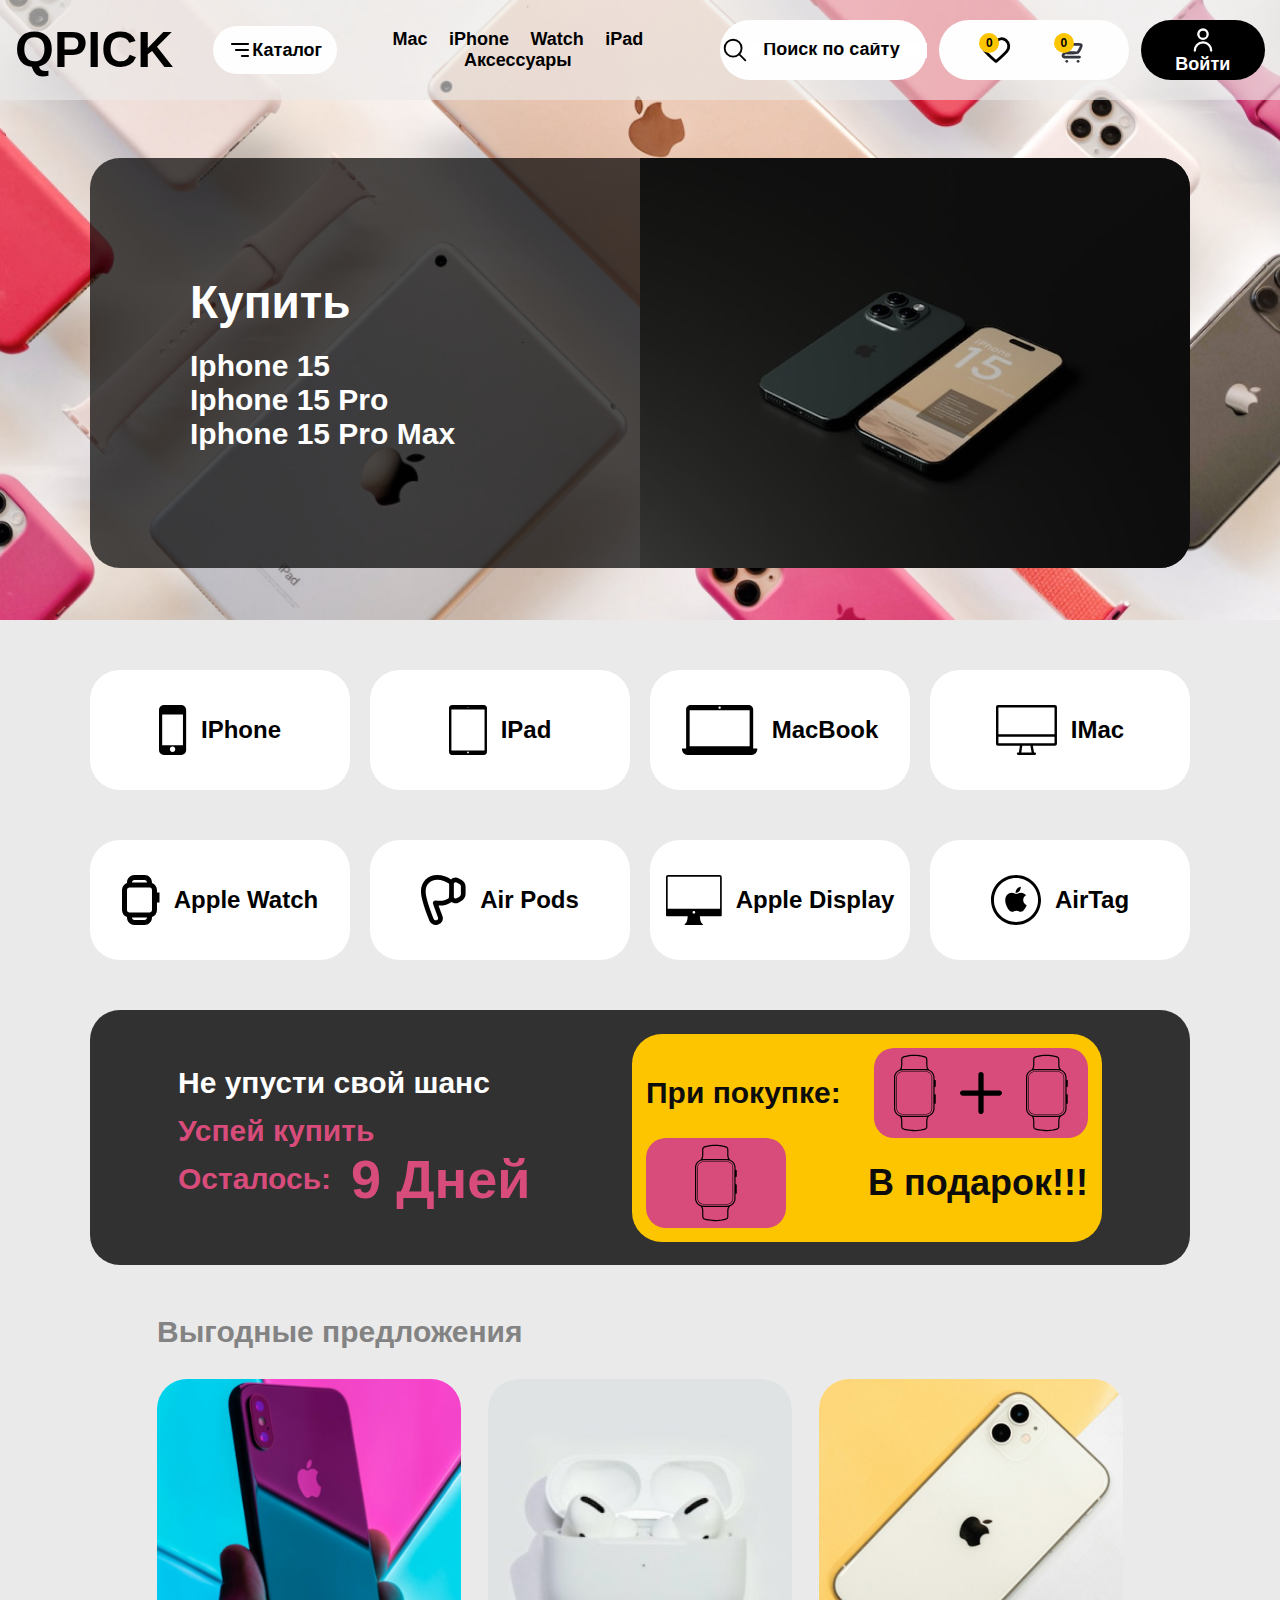
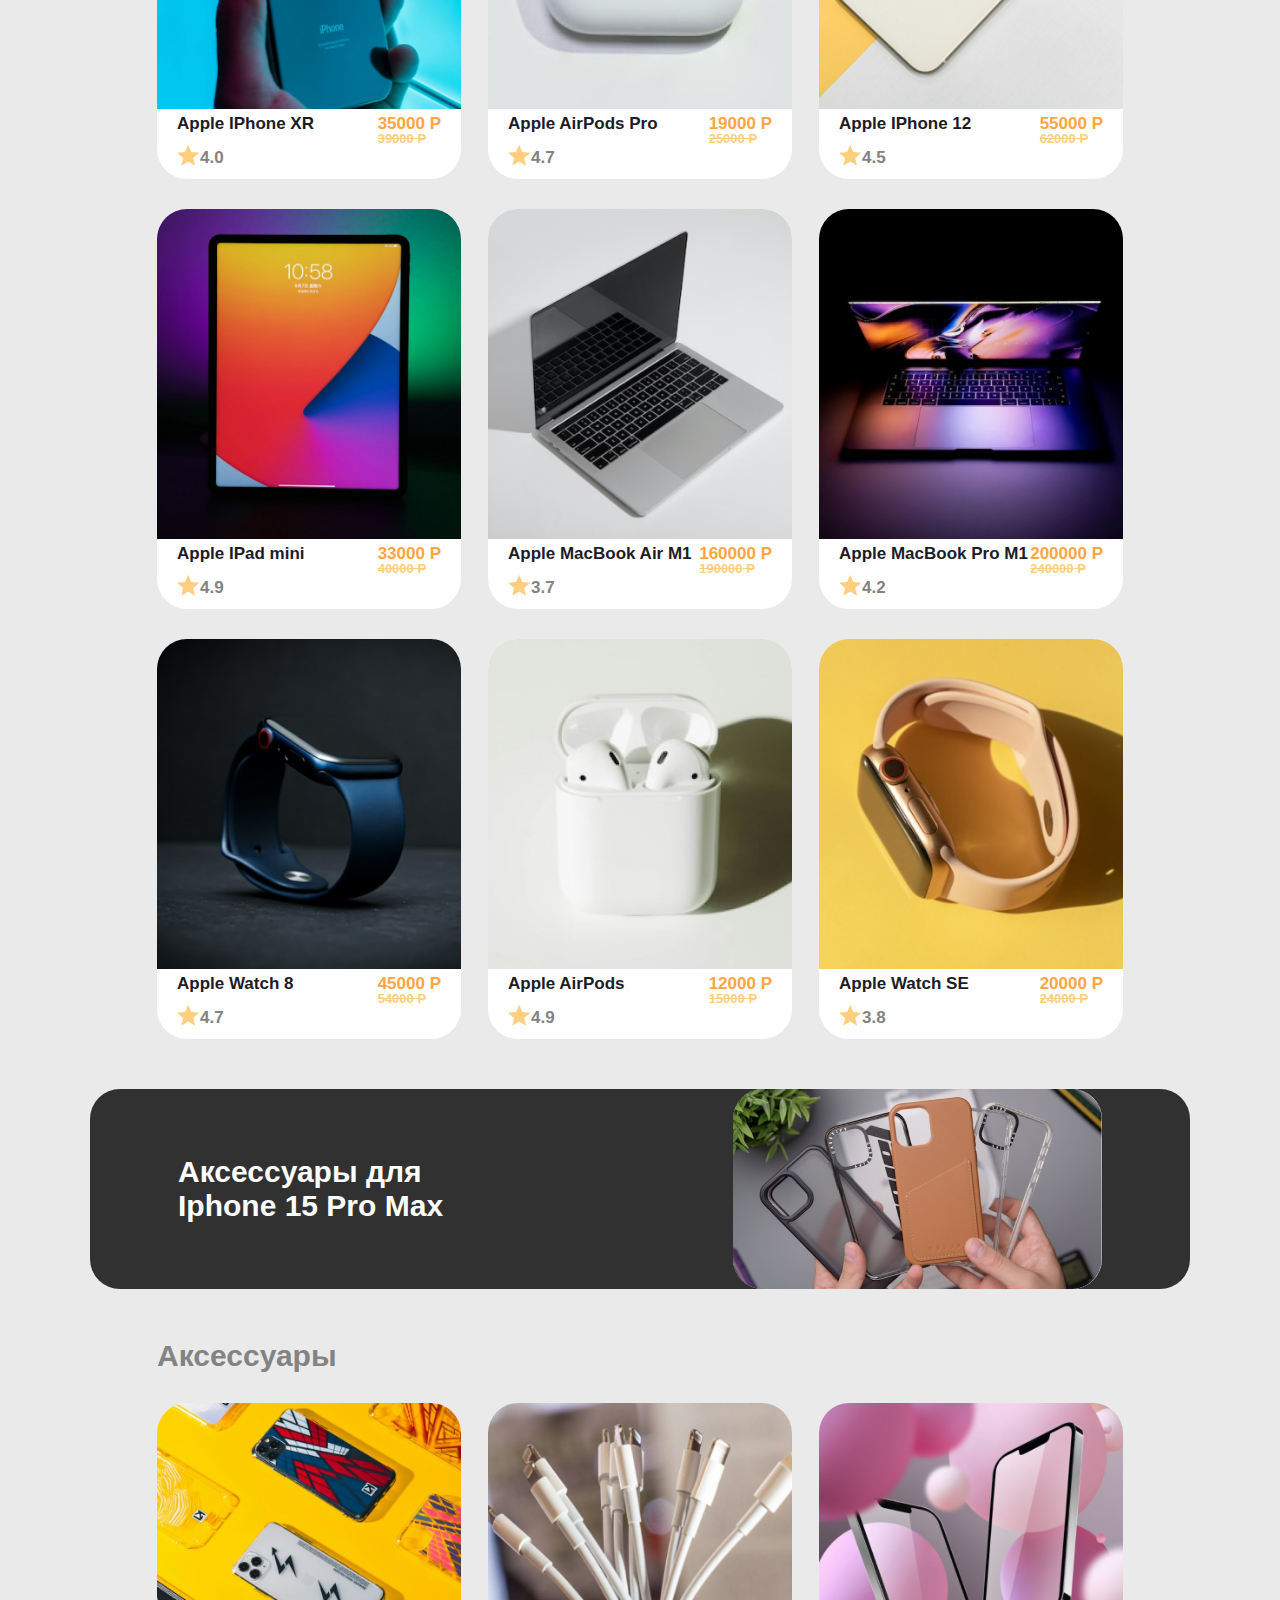
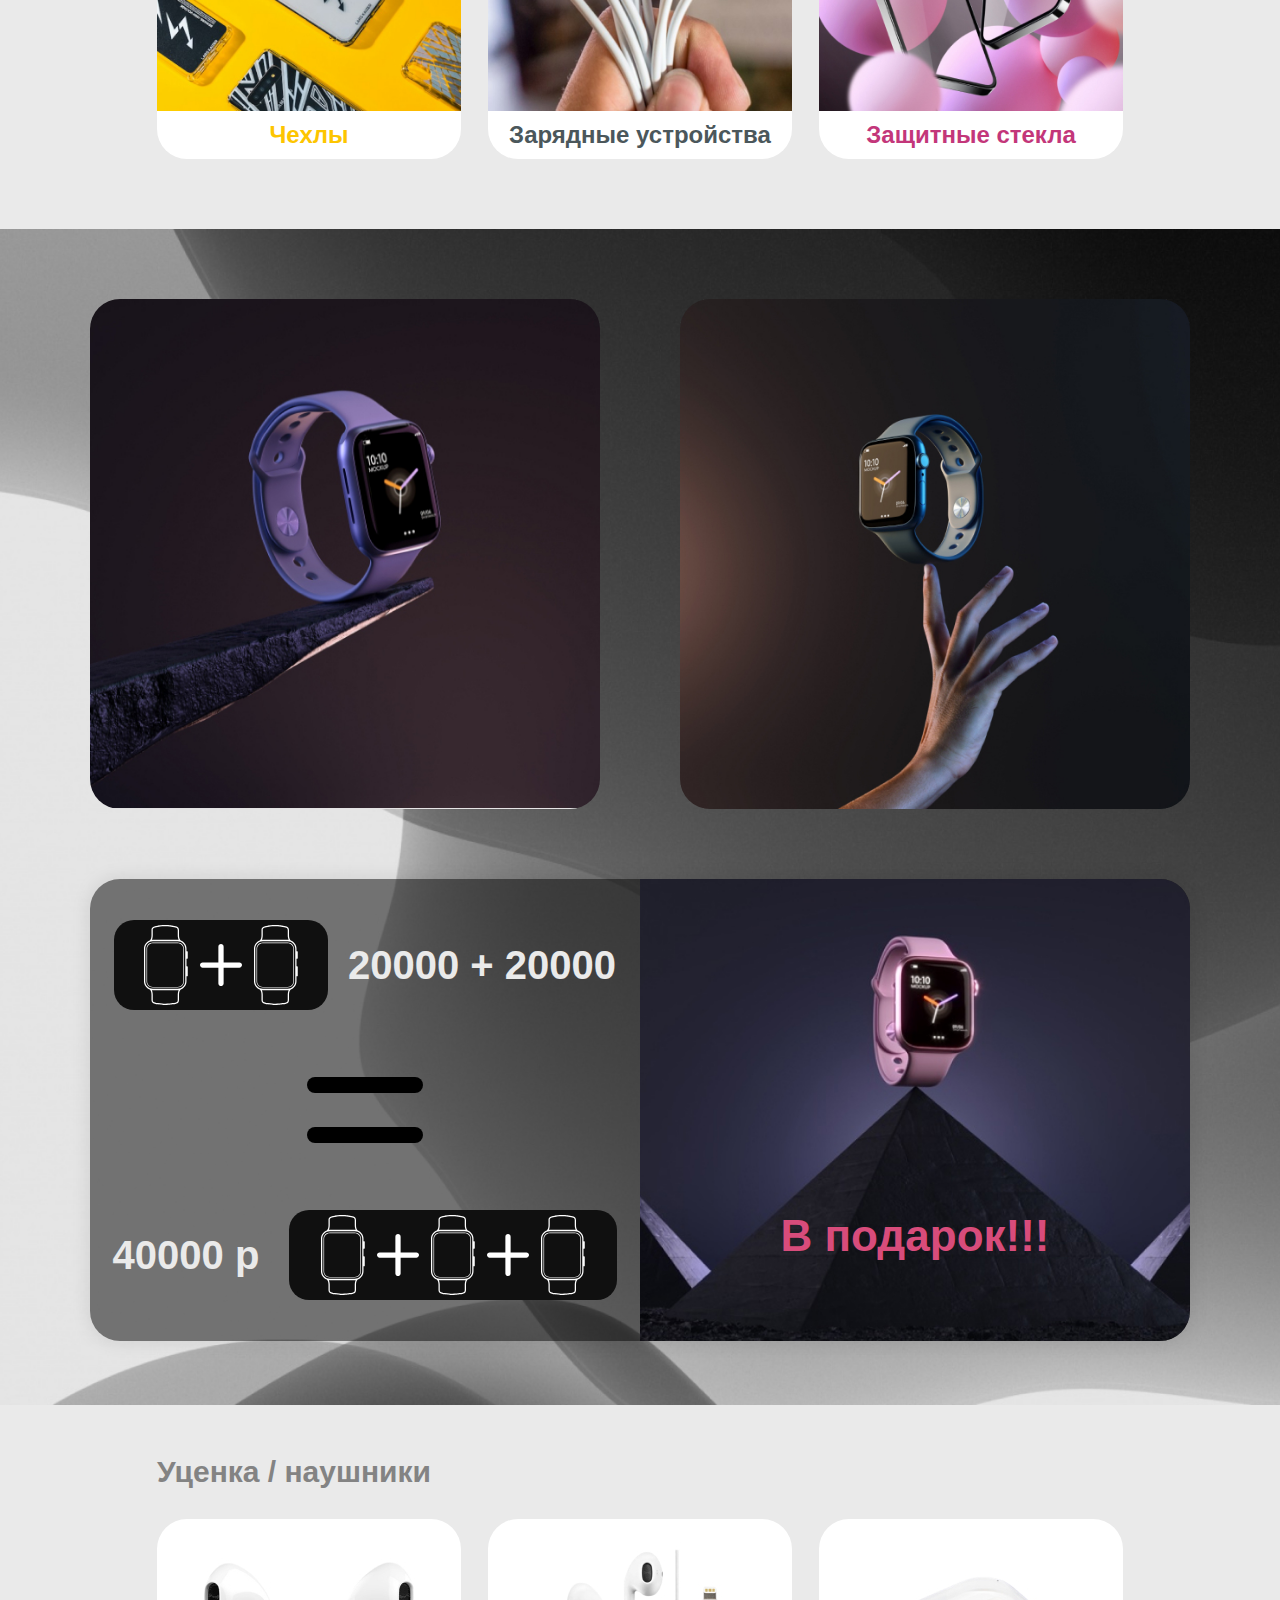
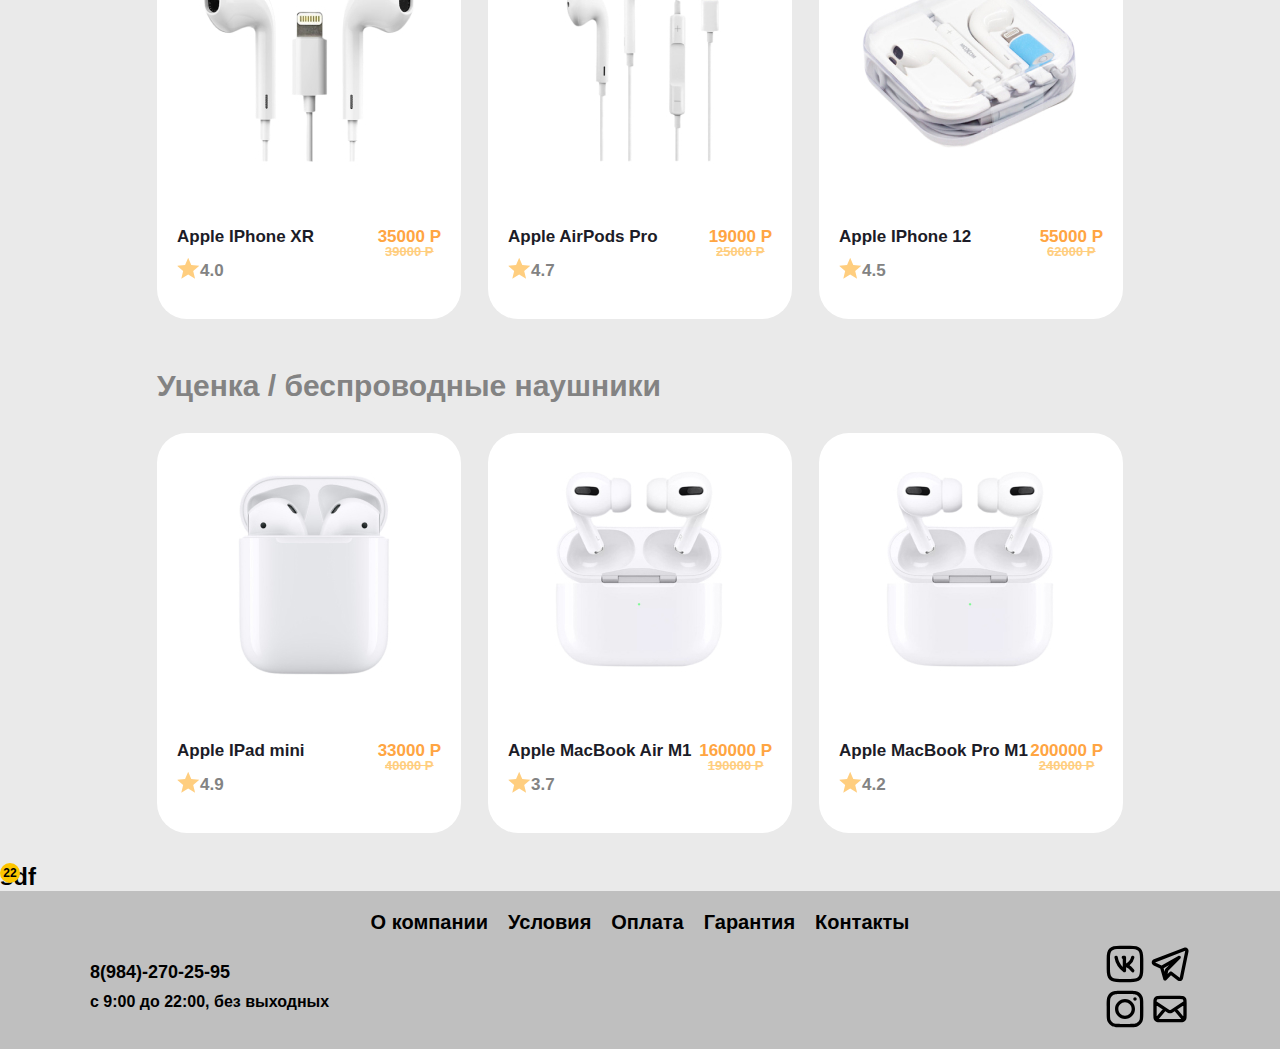
<file: index.html>
<!DOCTYPE html>
<html lang="ru">
<head>
    <meta charset="UTF-8">
    <meta name="viewport" content="width=device-width, initial-scale=1.0">
    <title>QPICK</title>
    <link rel="stylesheet" href="./sait/style.css">
    <link rel="stylesheet" href="./sait/media.css">
</head> 
<body>
    <header>
        <div class="headerr"> 
            <a class="sss" href="./index.html"><h2>QPICK</h2></a>
            <div class="catalog">
                <img src="./img/burger.svg" alt="">
                <p>Каталог</p>
            </div>
            <nav class="menu">
                <a href="">Mac</a>
                <a href="">iPhone</a>
                <a href="">Watch</a>
                <a href="">iPad</a>
                <a href="">Аксессуары</a>
            </nav>
            <div class="search">
                <img src="./img/glass.svg" alt="">
                <input type="search" name="" id="" placeholder="Поиск по сайту">
            </div>
            <div class="l_b">
                <div onclick="location='./sait/liked.html'" class="like">
                    <img src="./img/heart.svg" alt="">
                    <p>Избранное</p>
                    <div class="g">
                        <span id="g">0</span>
                    </div>
                </div>
                <div onclick="location='./sait/basket.html'" class="basket">
                    <img src="./img/basket.svg" alt="">
                    <p>Корзина</p>
                    <div class="g">
                        <span id="g2">0</span>
                    </div>
                </div>
            </div>
            <button id="button_reg" type="button">
                <img src="./img/user_2.svg" alt="">
                <p>Войти</p>
            </button>
        </div>
    </header>
    <main>
        <section class="stock">
            <div class="container_2">
                <div class="event">
                    <div class="tx">
                        <h1>Купить</h1>
                        <h2>Iphone 15</h2> 
                        <h2>Iphone 15 Pro</h2>
                        <h2>Iphone 15 Pro Max</h2>
                    </div>
                    <img src="./img/ev_ip.jpg" alt="">
                </div>
            </div>
        </section>
        <section id="overlay"> 
            <div class="er">
                <div class="wrapper"> 
                    <h1>Войти</h1>
                    <form action="" class="reg">
                        <div class="input-box">
                            <input type="tel" pattern="8[0-9]{3}[0-9]{3}[0-9]{2}[0-9]{2}" placeholder="Номер телефона" id="tel" required>
                            <img src="./reglog/lock.svg" alt="">
                        </div>
                        <div class="input-box skr_2">
                            <input type="email" placeholder="Адрес электронной почты" id="email" required>
                            <img src="./reglog/lock.svg" alt="">
                        </div>
                        <div class="input-box skr skr_2">
                            <input type="text" placeholder="Ваше имя" id="name" required>
                            <img src="./reglog/lock.svg" alt="">
                        </div>
                        <button type="button" id="submit">Вход</button>
                        <div class="regg">
                            <p>У вас нет учетной записи?</p>
                            <button type="button" id="submit_2">Регистрация</button>
                        </div>
                    </form>
                </div>
            </div>
        </section>
        <section class="sect_categ">
            <div class="categ container_2">
                <div class="block_1">
                    <div class="block">
                        <img src="./img/phone.svg" alt="">
                        <h3>IPhone</h3>
                    </div>
                    <div class="block">
                        <img src="./img/phone2.svg" alt="">
                        <h3>IPad</h3>
                    </div>
                    <div class="block">
                        <img src="./img/macbook.svg" alt="">
                        <h3>MacBook</h3>
                    </div>
                    <div class="block">
                        <img src="./img/monoblock.svg" alt="">
                        <h3>IMac</h3>
                    </div>
                </div>
                <div class="block_2">
                    <div class="block">
                        <img src="./img/watch2.svg" alt="">
                        <h3>Apple Watch</h3>
                    </div>
                    <div class="block">
                        <img src="./img/airpods.svg" alt="">
                        <h3>Air Pods</h3>
                    </div>
                    <div class="block">
                        <img src="./img/monitor.svg" alt="">
                        <h3 class="cosuac">Apple Display</h3>
                    </div>
                    <div class="block">
                        <img src="./img/tag.svg" alt="">
                        <h3>AirTag</h3>
                    </div>
                </div>
            </div>
        </section>
        <section class="stock_1">
            <div class="dop_event_1 container_2">
                <div class="txt">
                    <h2>Не упусти свой шанс</h2>
                    <p>Успей купить</p>
                    <div class="dinam_txt">
                        <p>Осталось:</p>
                        <span>9 Дней</span>
                    </div>
                </div> 
                <div class="proposal">
                    <div>
                        <p class="p1">При покупке:</p>
                        <div class="im1">
                            <img src="./img/watch.svg" alt="">
                            <img class="plus" src="./img/plus.svg" alt="">
                            <img src="./img/watch.svg" alt="">
                        </div>
                    </div>
                    <div>
                    <div class="im2">
                        <img src="./img/watch.svg" alt="">
                    </div>
                    <p class="p2">В подарок!!!</p>
                    </div>
                </div>
            </div>
        </section>
        <section class="card_prod container">
            <div class="big_card_poz card_display_none">
                <div class="big_card">
                    <div class="im_n">
                        <img src="./img/card6.jpg" alt="">
                        <h2>Apple IPhone XR</h2>
                        <ul>
                            <li>Процессор: A12 Bionic с Neural Engine</li>
                            <li>Батарея: до 25 часов</li>
                            <li>ОС: iOS</li>
                            <li>Камера: 12-мегапикселей</li>
                            <li>Вес 194г</li>
                        </ul>
                    </div>
                    <div class="des_but">
                        <p>Погрузитесь в мир инновационных технологий с Apple iPhone XR. Этот элегантный смартфон обеспечивает исключительное качество изображения благодаря своему Liquid Retina дисплею, предлагая яркие и четкие цвета на каждом экране.</p>
                        <p>С мощным процессором A12 Bionic ваш опыт работы с приложениями и играми станет еще более плавным и быстрым. Улучшенная камера позволяет делать великолепные фотографии и видео даже в условиях недостаточного освещения. iPhone XR — это не просто смартфон, это идеальное сочетание стиля, функциональности и производительности для современного образа жизни.</p>
                        <p>Улучшенная камера позволяет делать великолепные фотографии и видео даже в условиях недостаточного освещения.</p>
                        <p>iPhone XR — это не просто смартфон, это идеальное сочетание стиля, функциональности и производительности для современного образа жизни.</p>
                        <button>Купить</button>
                    </div>
                </div>
            </div>
            <h3>Выгодные предложения</h3>
            <div class="cards_all">
                <div class="card_1 card card23">
                    <!-- Здесь будет картинка сердечко -->
                    <img class="img_gem" src="./img/card1.jpg" alt="">
                    <div class="txt_flex">
                        <div class="txt">
                            <h2>Apple IPhone XR</h2>
                            <div class="star">
                                <img src="./img/star.svg" alt="">
                                <p>4.0</p>
                            </div>
                        </div>
                        <div class="price">
                            <p class="price_scr">35000 P</p>
                            <del>39000 P</del>
                        </div>
                    </div>
                </div>
                <div class="card_2 card card23">
                    <!-- Здесь будет картинка сердечко -->
                    <img class="img_gem" src="./img/card2.jpg" alt="">
                    <div class="txt_flex">
                        <div class="txt">
                            <h2>Apple AirPods Pro</h2>
                            <div class="star">
                                <img src="./img/star.svg" alt="">
                                <p>4.7</p>
                            </div>
                        </div>
                        <div class="price">
                            <p class="price_scr">19000 P</p>
                            <del>25000 P</del>
                        </div>
                    </div>
                </div>
                <div class="card_3 card card23">
                    <!-- Здесь будет картинка сердечко -->
                    <img class="img_gem" src="./img/card3.jpg" alt="">
                    <div class="txt_flex">
                        <div class="txt">
                            <h2>Apple IPhone 12</h2>
                            <div class="star">
                                <img src="./img/star.svg" alt="">
                                <p>4.5</p>
                            </div>
                        </div>
                        <div class="price">
                            <p class="price_scr">55000 P</p>
                            <del>62000 P</del>
                        </div>
                    </div>
                </div>
            </div>
            <div class="cards_all">
                <div class="card_4 card card23">
                    <!-- Здесь будет картинка сердечко -->
                    <img class="img_gem" src="./img/card4.jpg" alt="">
                    <div class="txt_flex">
                        <div class="txt">
                            <h2>Apple IPad mini</h2>
                            <div class="star">
                                <img src="./img/star.svg" alt="">
                                <p>4.9</p>
                            </div>
                        </div>
                        <div class="price">
                            <p class="price_scr">33000 P</p>
                            <del>40000 P</del>
                        </div>
                    </div>
                </div>
                <div class="card_5 card card23">
                    <!-- Здесь будет картинка сердечко -->
                    <img class="img_gem" src="./img/card5.jpg" alt="">
                    <div class="txt_flex">
                        <div class="txt">
                            <h2>Apple MacBook Air M1</h2>
                            <div class="star">
                                <img src="./img/star.svg" alt="">
                                <p>3.7</p>
                            </div>
                        </div>
                        <div class="price">
                            <p class="price_scr">160000 P</p>
                            <del>190000 P</del>
                        </div>
                    </div>
                </div>
                <div class="card_6 card card23">
                    <!-- Здесь будет картинка сердечко -->
                    <img class="img_gem" src="./img/card6.jpg" alt="">
                    <div class="txt_flex">
                        <div class="txt">
                            <h2>Apple MacBook Pro M1</h2>
                            <div class="star">
                                <img src="./img/star.svg" alt="">
                                <p>4.2</p>
                            </div>
                        </div>
                        <div class="price">
                            <p class="price_scr">200000 P</p>
                            <del>240000 P</del>
                        </div>
                    </div>
                </div>
            </div>
            <div class="cards_all">
                <div class="card_7 card card23">
                    <!-- Здесь будет картинка сердечко -->
                    <img class="img_gem" src="./img/card7.jpg" alt="">
                    <div class="txt_flex">
                        <div class="txt">
                            <h2>Apple Watch 8</h2>
                            <div class="star">
                                <img src="./img/star.svg" alt="">
                                <p>4.7</p>
                            </div>
                        </div>
                        <div class="price">
                            <p class="price_scr">45000 P</p>
                            <del>54000 P</del>
                        </div>
                    </div>
                </div>
                <div class="card_8 card card23">
                    <!-- Здесь будет картинка сердечко -->
                    <img class="img_gem" src="./img/card8.jpg" alt="">
                    <div class="txt_flex">
                        <div class="txt">
                            <h2>Apple AirPods</h2>
                            <div class="star">
                                <img src="./img/star.svg" alt="">
                                <p>4.9</p>
                            </div>
                        </div>
                        <div class="price">
                            <p class="price_scr">12000 P</p>
                            <del>15000 P</del>
                        </div>
                    </div>
                </div>
                <div class="card_9 card card23">
                    <!-- Здесь будет картинка сердечко -->
                    <img class="img_gem" src="./img/card9.jpg" alt="">
                    <div class="txt_flex">
                        <div class="txt">
                            <h2>Apple Watch SE</h2>
                            <div class="star">
                                <img src="./img/star.svg" alt="">
                                <p>3.8</p>
                            </div>
                        </div>
                        <div class="price">
                            <p class="price_scr">20000 P</p>
                            <del>24000 P</del>
                        </div>
                    </div>
                </div>
            </div>
        </section>
        <section class="stock_2">
            <div class="dop_event container_2">
                <h2>Аксессуары для Iphone 15 Pro Max</h2>
                <img src="./img/dop_event.jpg" alt="">
            </div>
        </section>
        <section class="accessories container">
            <h3>Аксессуары</h3>
            <div class="accessories_all">
                <div class="accessories_1 accessories_0">
                    <img src="./img/acses_1.jpg" alt="">
                    <h3>Чехлы</h3>
                </div>
                <div class="accessories_2 accessories_0">
                    <img src="./img/acses_2.jpg" alt="">
                    <h3>Зарядные устройства</h3>
                </div>
                <div class="accessories_3 accessories_0">
                    <img src="./img/acses_3.jpg" alt="">
                    <h3>Защитные стекла</h3>
                </div>
            </div>
        </section>
        <section class="watch_bonus">
            <div class="watch_bonus_cont container_2">
                <div class="ot_watch">
                    <img src="./img/watch_1.jpg" alt="">
                    <img src="./img/watch_2.jpg" alt="">
                </div>
                <div class="rt_watch">
                    <div class="watch_left">
                        <div class="w_2_m">
                            <div class="w_2">
                                <img src="./img/apple-Icons.svg" alt="">
                                <img src="./img/plus_2.svg" alt="">
                                <img src="./img/apple-Icons.svg" alt="">
                            </div>
                            <p>20000 + 20000</p>
                        </div>
                        <img src="./img/ravno.svg" alt="">
                        <div class="w_3_m">
                            <p>40000 р</p>
                            <div class="w_3">
                                <img src="./img/apple-Icons.svg" alt="">
                                <img src="./img/plus_2.svg" alt="">
                                <img src="./img/apple-Icons.svg" alt="">
                                <img src="./img/plus_2.svg" alt="">
                                <img src="./img/apple-Icons.svg" alt="">
                            </div>
                        </div>
                    </div>
                    <div class="watch_right">
                        <img src="./img/watch_3.jpg" alt="">
                        <h2>В подарок!!!</h2>
                    </div>
                </div>
            </div>
        </section>
        <section class="card_prod2 container">
            <h3>Уценка / наушники</h3>
            <div class="cards_all">
                <div class="card_1 card">
                    <!-- Здесь будет картинка сердечко -->
                    <img src="./img/y_n1.jpg" alt="">
                    <div class="txt_flex">
                        <div class="txt">
                            <h2>Apple IPhone XR</h2>
                            <div class="star">
                                <img src="./img/star.svg" alt="">
                                <p>4.0</p>
                            </div>
                        </div>
                        <div class="price">
                            <p>35000 P</p>
                            <del>39000 P</del>
                        </div>
                    </div>
                </div>
                <div class="card_2 card">
                    <!-- Здесь будет картинка сердечко -->
                    <img src="./img/y_n2.jpg" alt="">
                    <div class="txt_flex">
                        <div class="txt">
                            <h2>Apple AirPods Pro</h2>
                            <div class="star">
                                <img src="./img/star.svg" alt="">
                                <p>4.7</p>
                            </div>
                        </div>
                        <div class="price">
                            <p>19000 P</p>
                            <del>25000 P</del>
                        </div>
                    </div>
                </div>
                <div class="card_3 card">
                    <!-- Здесь будет картинка сердечко -->
                    <img class="c3" src="./img/y_n3.jpg" alt="">
                    <div class="txt_flex">
                        <div class="txt">
                            <h2>Apple IPhone 12</h2>
                            <div class="star">
                                <img src="./img/star.svg" alt="">
                                <p>4.5</p>
                            </div>
                        </div>
                        <div class="price">
                            <p>55000 P</p>
                            <del>62000 P</del>
                        </div>
                    </div>
                </div>
            </div>
            <h3>Уценка / беспроводные наушники</h3>
            <div class="cards_all">
                <div class="card_4 card">
                    <!-- Здесь будет картинка сердечко -->
                    <img src="./img/y_n4.jpg" alt="">
                    <div class="txt_flex">
                        <div class="txt">
                            <h2>Apple IPad mini</h2>
                            <div class="star">
                                <img src="./img/star.svg" alt="">
                                <p>4.9</p>
                            </div>
                        </div>
                        <div class="price">
                            <p>33000 P</p>
                            <del>40000 P</del>
                        </div>
                    </div>
                </div>
                <div class="card_5 card">
                    <!-- Здесь будет картинка сердечко -->
                    <img src="./img/y_n56.jpg" alt="">
                    <div class="txt_flex">
                        <div class="txt">
                            <h2>Apple MacBook Air M1</h2>
                            <div class="star">
                                <img src="./img/star.svg" alt="">
                                <p>3.7</p>
                            </div>
                        </div>
                        <div class="price">
                            <p>160000 P</p>
                            <del>190000 P</del>
                        </div>
                    </div>
                </div>
                <div class="card_6 card">
                    <!-- Здесь будет картинка сердечко -->
                    <img src="./img/y_n56.jpg" alt="">
                    <div class="txt_flex">
                        <div class="txt">
                            <h2>Apple MacBook Pro M1</h2>
                            <div class="star">
                                <img src="./img/star.svg" alt="">
                                <p>4.2</p>
                            </div>
                        </div>
                        <div class="price">
                            <p>200000 P</p>
                            <del>240000 P</del>
                        </div>
                    </div>
                </div>
            </div>
        </section>
    </main>
    <div class="all_categori">
        <h2>Здесь должны быть категории!!!</h2>
    </div>
    <div class="dlya_korziny">
        <h2 id="dlya_korziny">sdf</h2>
        <div class="g">
            <span id="g">22</span>
        </div>
    </div>
    <footer>
        <div class="footter container_2">
            <div class="panel">
                <a href="">О компании</a>
                <a href="">Условия</a>
                <a href="">Оплата</a>
                <a href="">Гарантия</a>
                <a href="">Контакты</a>
            </div>
        </div>
        <div class="footter2 container_2">
            <div class="mob_time">
                <a href="tel:+79842702595">8(984)-270-25-95</a>
                <p>с 9:00 до 22:00, без выходных</p>
            </div>
            <div class="contacts">
                <img src="./img/vk-alt-svgrepo-com.svg" alt="ВК">
                <img src="./img/telegram-svgrepo-com.svg" alt="ТГ">
                <img src="./img/instagram-svgrepo-com.svg" alt="ИНСТ">
                <img src="./img/mail-alt-svgrepo-com.svg" alt="МЫЛО">
            </div>
        </div>
    </footer>



    <script src="./sait/header.js"></script>
    <script src="./reglog/reglog.js"></script>
    <script src="./sait/obhs_script.js"></script>
    <script src="./sait/basket.js"></script>
    <script src="./sait/categori.js"></script>
</body>
</html>
</file>
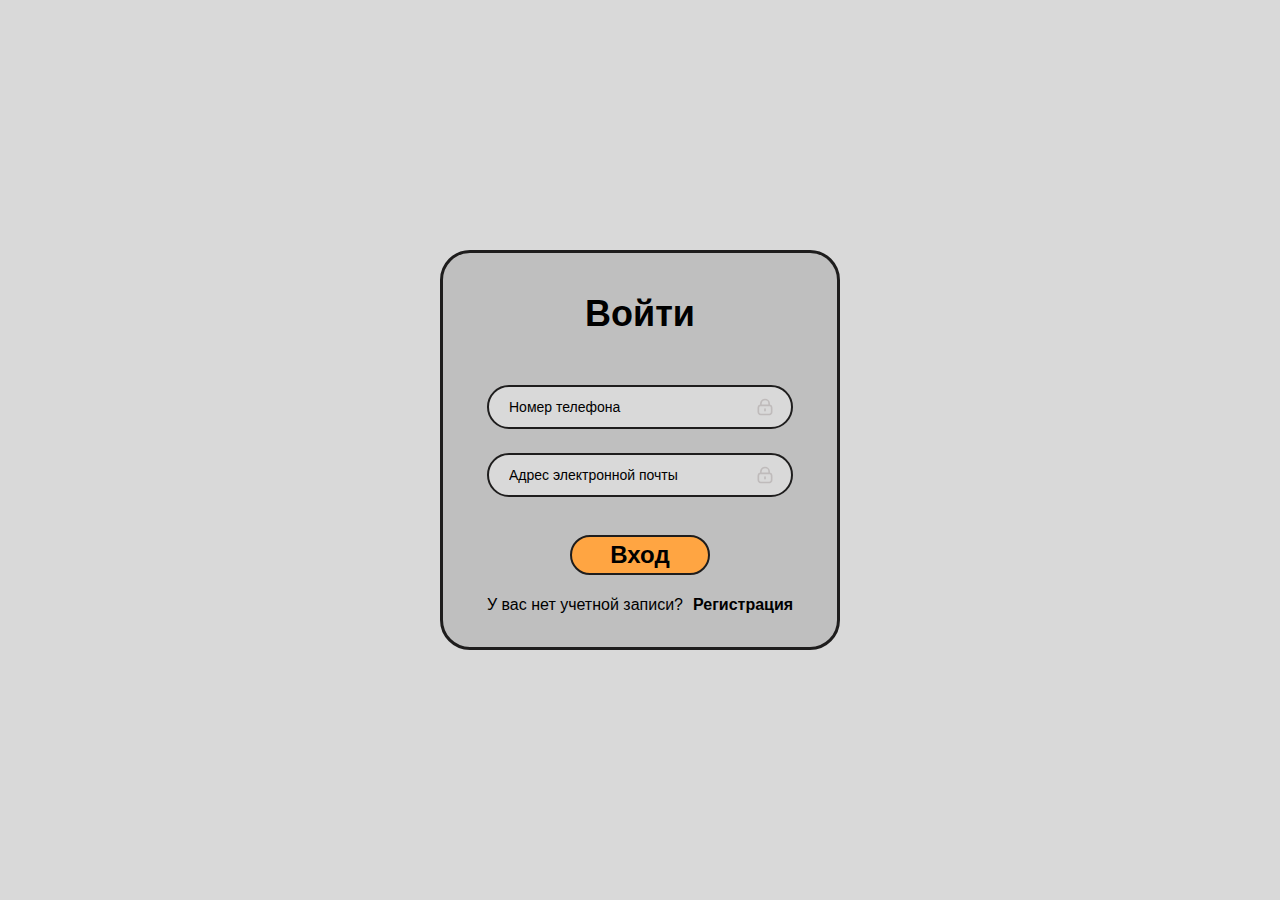
<file: reglog/reglog.html>
<!DOCTYPE html>
<html lang="ru">
<head>
    <meta charset="UTF-8">
    <meta name="viewport" content="width=device-width, initial-scale=1.0">
    <title>Document</title>
    <link rel="stylesheet" href="./reglog.css">
</head>
<body>
    <div class="er">
        <section class="wrapper">
            <h1>Войти</h1>
            <form action="" class="reg">
                <div class="input-box">
                    <input type="tel" pattern="8[0-9]{3}[0-9]{3}[0-9]{2}[0-9]{2}" placeholder="Номер телефона" id="tel" required>
                    <img src="./lock.svg" alt="">
                </div>
                <div class="input-box skr_2">
                    <input type="email" placeholder="Адрес электронной почты" id="email" required>
                    <img src="./lock.svg" alt="">
                </div>
                <div class="input-box skr skr_2">
                    <input type="text" placeholder="Ваше имя" id="name" required>
                    <img src="./lock.svg" alt="">
                </div>
                <button type="button" id="submit">Вход</button>
                <div class="regg">
                    <p>У вас нет учетной записи?</p>
                    <button type="button" id="submit_2">Регистрация</button>
                </div>
            </form>
        </section>
    </div>
    <script src="./reglog.js"></script>
</body>
</html>
</file>
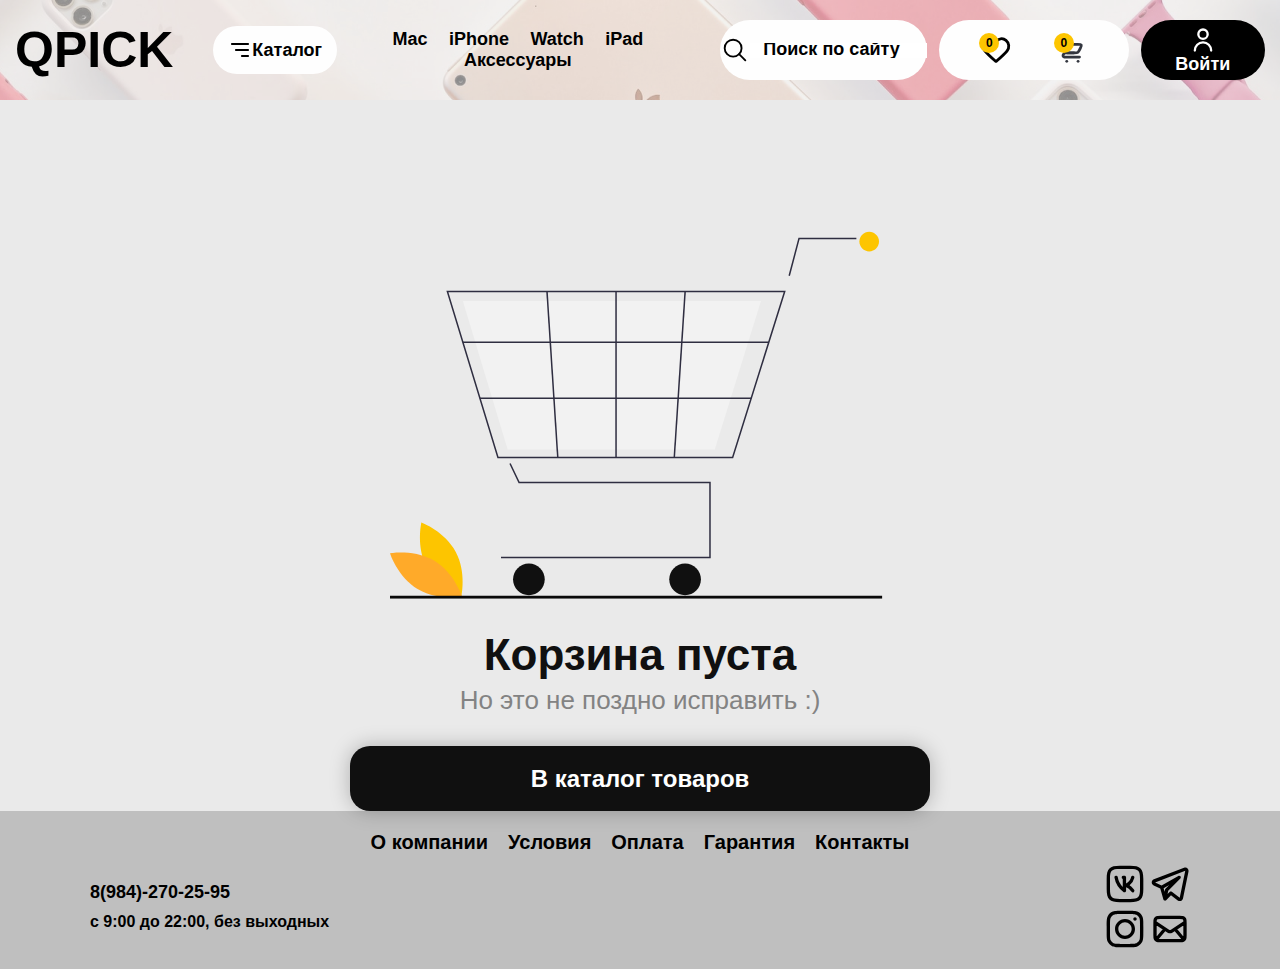
<file: sait/basket.html>
<!DOCTYPE html>
<html lang="ru">
<head>
    <meta charset="UTF-8">
    <meta name="viewport" content="width=device-width, initial-scale=1.0">
    <title>Document</title>
    <link rel="stylesheet" href="./style.css">
    <link rel="stylesheet" href="./media.css">
</head>
<body>
    <header>
        <div class="headerr">
            <a class="sss" href="./index.html"><h2>QPICK</h2></a>
            <div class="catalog">
                <img src="../img/burger.svg" alt="">
                <p>Каталог</p>
            </div>
            <nav class="menu">
                <a href="">Mac</a>
                <a href="">iPhone</a>
                <a href="">Watch</a>
                <a href="">iPad</a>
                <a href="">Аксессуары</a>
            </nav>
            <div class="search">
                <img src="../img/glass.svg" alt="">
                <input type="search" name="" id="" placeholder="Поиск по сайту">
            </div>
            <div class="l_b">
                <div onclick="location='./liked.html'" class="like">
                    <img src="../img/heart.svg" alt="">
                    <p>Избранное</p>
                    <div class="g">
                        <span id="g">0</span>
                    </div>
                </div>
                <div onclick="location='./basket.html'" class="basket">
                    <img src="../img/basket.svg" alt="">
                    <p>Корзина</p>
                    <div class="g">
                        <span id="g2">0</span>
                    </div>
                </div>
            </div>
            <button id="button_reg" type="button">
                <img src="../img/user_2.svg" alt="">
                <p>Войти</p>
            </button>
        </div>
    </header>
    <main>
        <div class="basket_fone"></div>
        <section class="main_basket">
            <img class="none_basket" src="../img/basket_img.svg" alt="">
            <div class="mas">
                <h2>Корзина пуста</h2>
                <p>Но это не поздно исправить :&#41;</p>
            </div>
            <button>В каталог товаров</button>
        </section>
        <section class="content_cards">
            <!-- здесь карточки товара!!! -->
        </section>
    </main>
    <footer>
        <div class="footter container_2">
            <div class="panel">
                <a href="">О компании</a>
                <a href="">Условия</a>
                <a href="">Оплата</a>
                <a href="">Гарантия</a>
                <a href="">Контакты</a>
            </div>
        </div>
        <div class="footter2 container_2">
            <div class="mob_time">
                <a href="tel:+79842702595">8(984)-270-25-95</a>
                <p>с 9:00 до 22:00, без выходных</p>
            </div>
            <div class="contacts">
                <img src="../img/vk-alt-svgrepo-com.svg" alt="ВК">
                <img src="../img/telegram-svgrepo-com.svg" alt="ТГ">
                <img src="../img/instagram-svgrepo-com.svg" alt="ИНСТ">
                <img src="../img/mail-alt-svgrepo-com.svg" alt="МЫЛО">
            </div>
        </div>
    </footer>
    <script src="./basket2.js"></script>
    <script src="./obhs_script.js"></script>
</body>
</html>
</file>
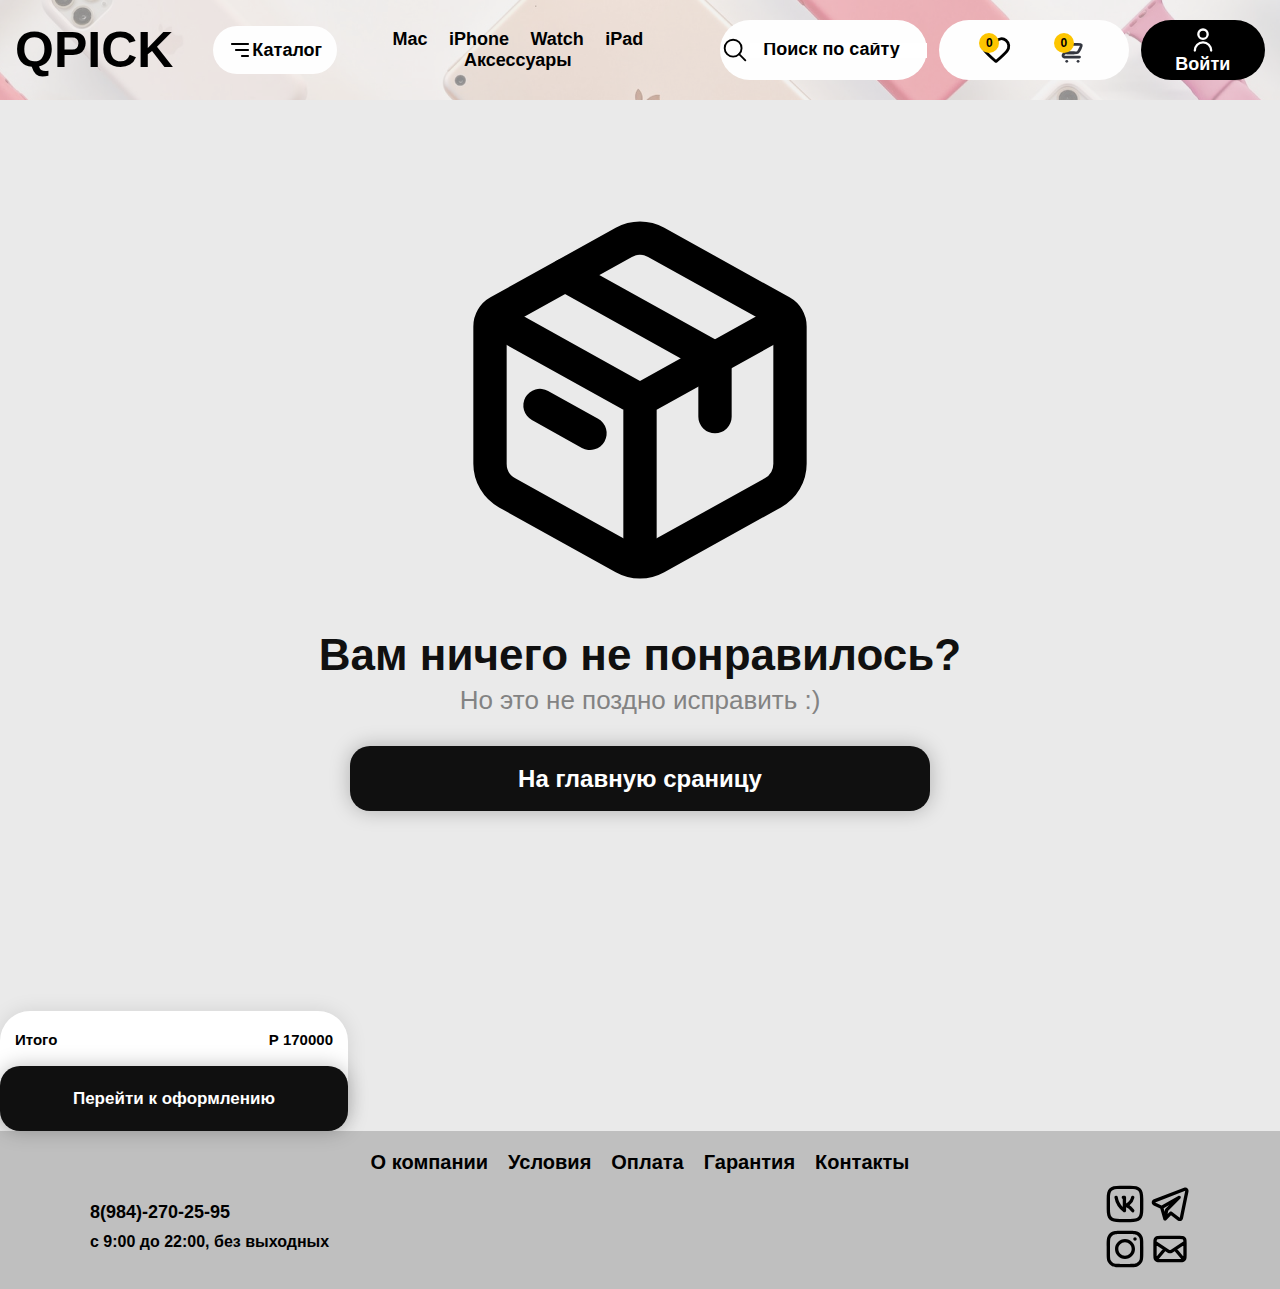
<file: sait/liked.html>
<!DOCTYPE html>
<html lang="ru">
<head>
    <meta charset="UTF-8">
    <meta name="viewport" content="width=device-width, initial-scale=1.0">
    <title>Document</title>
    <link rel="stylesheet" href="./style.css">
    <link rel="stylesheet" href="./media.css">
</head>
<body>
    <header>
        <div class="headerr">
            <a class="sss" href="./index.html"><h2>QPICK</h2></a>
            <div class="catalog">
                <img src="../img/burger.svg" alt="">
                <p>Каталог</p>
            </div>
            <nav class="menu">
                <a href="">Mac</a>
                <a href="">iPhone</a>
                <a href="">Watch</a>
                <a href="">iPad</a>
                <a href="">Аксессуары</a>
            </nav>
            <div class="search">
                <img src="../img/glass.svg" alt="">
                <input type="search" name="" id="" placeholder="Поиск по сайту">
            </div>
            <div class="l_b">
                <div onclick="location='./liked.html'" class="like">
                    <img src="../img/heart.svg" alt="">
                    <p>Избранное</p>
                    <div class="g">
                        <span id="g">0</span>
                    </div>
                </div>
                <div onclick="location='./basket.html'" class="basket">
                    <img src="../img/basket.svg" alt="">
                    <p>Корзина</p>
                    <div class="g">
                        <span id="g2">0</span>
                    </div>
                </div>
            </div>
            <button id="button_reg" type="button">
                <img src="../img/user_2.svg" alt="">
                <p>Войти</p>
            </button>
        </div>
    </header>
    <main>
        <div class="basket_fone"></div>
        <section class="main_basket">
            <img class="none_basket" src="../img/no_like.svg" alt="">
            <div class="mas">
                <h2>Вам ничего не понравилось?</h2>
                <p>Но это не поздно исправить :&#41;</p>
            </div>
            <button>На главную сраницу</button>
        </section>
        <section class="content_cards">
            <!-- <div class="card_price">
                <div class="tovar">
                    <img id="card_zastavka" src="" alt="">
                    <div class="count">
                        <img class="min" src="../img/mi.svg" alt="">
                        <span class="number_count">1</span>
                        <img class="plu" src="../img/pl.svg" alt="">
                    </div>
                </div>
                <div class="pr">
                    <h3>Apple BYZ S852I</h3>
                    <p class="price_t">170000</p>
                </div>
                <div class="del_dis">
                    <img src="../img/basket_del.svg" alt="">
                    <p class="discount">Sale 0%</p>
                </div>
            </div>  -->
        </section>
        <div class="sum">
            <div class="sum_price">
                <p>Итого</p>
                <span>Р 170000</span>
            </div>
            <button>Перейти к оформлению</button>
        </div>
    </main>
    <footer>
        <div class="footter container_2">
            <div class="panel">
                <a href="">О компании</a>
                <a href="">Условия</a>
                <a href="">Оплата</a>
                <a href="">Гарантия</a>
                <a href="">Контакты</a>
            </div>
        </div>
        <div class="footter2 container_2">
            <div class="mob_time">
                <a href="tel:+79842702595">8(984)-270-25-95</a>
                <p>с 9:00 до 22:00, без выходных</p>
            </div>
            <div class="contacts">
                <img src="../img/vk-alt-svgrepo-com.svg" alt="ВК">
                <img src="../img/telegram-svgrepo-com.svg" alt="ТГ">
                <img src="../img/instagram-svgrepo-com.svg" alt="ИНСТ">
                <img src="../img/mail-alt-svgrepo-com.svg" alt="МЫЛО">
            </div>
        </div>
    </footer>
    <script src="./basket2.js"></script>
    <script src="./obhs_script.js"></script>
</body>
</html>
</file>
<file: sait/style.css>
*{
    margin: 0;
    padding: 0;
    box-sizing: border-box;
}
body{
    margin: 0;
    padding: 0;
    font-family: "Popins", sans-serif;
    background-color: #EAEAEA;
}
h1, h2, h3, h4, p{
    margin: 0;
    padding: 0;
    /* line-height: 1; */
}
img {
    vertical-align: bottom;
}

.headerr{
    width: 100%;
    margin: 0 auto;
    display: flex;
    justify-content: space-between;
    align-items: center;
    position: absolute;
    height: 100px;
    background-color: rgba(234, 234, 234, 0.60);
}

.container{
    width: 1110px;
    margin: 0 auto;
}

.container_2{
    width: 1254px;
    margin: 0 auto;
}



header{
    display: flex;
    justify-content: center;
}

header .sss{
    text-decoration: none;
    color: #000;
    
}

header h2{
    font-weight: 700;
    font-size: 50px;
    margin-left: 15px;
    margin-right: 40px;
}

.menu_position{
    display: flex;
    justify-content: space-between;
    align-items: center;
    position: absolute;
    height: 100px;
    background-color: rgba(234, 234, 234, 0.60);
}

.menu{
    margin-right: 48px;
}

.menu a{
    text-decoration: none;
    color: black;
    font-size: 18px;
    font-weight: 700;
}

.menu a:not(:last-child){
    margin-right: 17px;
}

.catalog{
    display: flex;
    justify-content: space-between;
    background-color: #FEFEFE;
    width: 130px;
    height: 48px;
    display: flex;
    align-items: center;
    margin-right: 27px;
    border-radius: 30px;
    font-size: 18px;
    font-weight: 700;
    padding-left: 15px;
    padding-right: 15px;
}


.search{
    display: flex;
    justify-content: space-evenly;
    align-items: center;
    width: 220px;
    height: 60px;
    background-color: #FEFEFE;
    margin-right: 12px;
    border-radius: 30px;
    color: black;
    font-size: 18px;
    font-weight: 700;
}

.search input{
    border: none;
    outline: none;
}

.search input::placeholder{
    color: black;
    font-size: 18px;
    font-weight: 700;
}

.search img{
    width: 30px;
    height: 30px;
}

.l_b{
    display: flex;
    justify-content: space-evenly;
    width: 220px;
    height: 60px;
    background-color: #FEFEFE;
    margin-right: 30px;
    border-radius: 30px;
    color: black;
    font-size: 18px;
    font-weight: 700;
}

header button{
    width: 144px;
    height: 60px;
    margin-right: 15px;
    border: none;
    border-radius: 30px;
    background-color: black;
    color: #FEFEFE;
    font-size: 18px;
    font-weight: 700;
}

header img{
    width: 24px;
    height: 24px;
}

header button img{
    width: 28px;
    height: 28px;
}



.stock{
    background-image: url("../img/menu_fone.jpg");
    background-repeat: no-repeat;
    height: 620px;
    background-position: center;
    background-size: cover;
    padding-top: 158px;
}

.event{
    display: flex;
    justify-content: space-between;
    background: rgba(0, 0, 0, 0.70);
    width: 1254px;
    height: 410px;
    border-radius: 30px;
    position: absolute;
}

.event .tx{
    display: flex;
    flex-direction: column;
    justify-content: center;
    margin-left: 100px;
}

.event h1{
    color: #FFF;
    font-size: 46px;
    font-weight: 600;
    text-align: start;
    margin-bottom: 20px;
}

.event h2{
    color: #FFF;
    font-size: 30px;
    font-weight: 600;
}

.event img{
    border-radius: 0 30px 30px 0;
}












.dop_event{
    display: flex;
    justify-content: space-between;
    align-items: center;
    background-color: rgba(16, 16, 16, 0.85);
    border-radius: 30px;
    padding-left: 170px;
    padding-right: 170px;
    margin-top: 50px;
}

.dop_event h2{
    color: #FFF;
    font-size: 30px;
    font-weight: 600;
    width: 329px;
}

.dop_event img{
    border-radius: 30px;
}



.categ{
    margin-top: 50px;
}

.categ .block_1, .block_2{
    display: flex;
    justify-content: space-between;
    /* flex-wrap: wrap; */
}

.categ .block_1{
    margin-bottom: 50px;
}

.sect_categ .block{
    width: 260px;
    height: 120px;
    border-radius: 30px;
    background: #FFF;
}

.categ .block{
    display: flex;
    align-items: center;
    justify-content: center;
    gap: 14px;
}

.categ h3{
    color: #000;
    font-size: 24px;
    font-weight: 600;
}






.dop_event_1{
    border-radius: 30px;
    background: rgba(16, 16, 16, 0.85);
    height: 255px;
    display: flex;
    align-items: center;
    margin-top: 50px;
}

.dop_event_1 .txt h2{
    color: #FFF;
    font-size: 30px;
    font-weight: 600;
    margin-bottom: 14px;
}

.dop_event_1 .txt p{
    color: #D84C7B;
    font-size: 30px;
    font-weight: 600;
}

.dinam_txt{
    display: flex;
    align-items: center;
}

.dinam_txt p{
    color: #FFF;
    font-size: 36px;
    font-weight: 700;
}

.dinam_txt span{
    color: #D84C7B;
    font-size: 54px;
    font-weight: 700;
    margin-left: 20px;
}


.dop_event_1{
    padding: 28px 88px;
    display: flex;
    justify-content: space-between;
}

.proposal{
    background-color: #FDC500;
    width: 470px;
    border-radius: 30px;
    padding: 14px;
}

.proposal .p1{
    color: #0D0C0C;
    font-size: 30px;
    font-weight: 700;
}

.proposal .p2{
    color: #0D0C0C;
    font-size: 36px;
    font-weight: 700;
}

.proposal div{
    display: flex;
    align-items: center;
    justify-content: space-between;
}

.proposal .im1{
    width: 214px;
    height: 90px;
    border-radius: 20px;
    background: #D84C7B;
    display: flex;
    justify-content: center;
    align-items: center;
}

.proposal img{
    width: 42px;
    height: 80px;
    fill: #000;
    margin-left: 12px;
    margin-right: 12px;
}

.proposal .plus{
    width: 42px;
    height: 42px;
}

.proposal .im2{
    display: flex;
    justify-content: center;
    align-items: center;
    width: 140px;
    height: 90px;
    border-radius: 20px;
    background: #D84C7B;
}


.search ::placeholder{
    text-align: center;
}
.l_b{
    align-items: center;
}
.l_b .like, .l_b .basket{
    text-align: center;
}

.l_b .like{
    position: relative;
}

.l_b .basket{
    position: relative;
}




.card_prod h3, .card_prod2 h3, .accessories h3{
    color: #838383;
    font-size: 30px;
    font-weight: 600;
    margin-top: 50px;
    margin-bottom: 30px;
}

.cards_all{
    display: flex;
    justify-content: space-between;
    margin-bottom: 30px;
}

.card{
    width: 350px;
    height: 460px;
    background-color: #FFF;
    border-radius: 30px;
}

.card {
    color: #1C1C27;
    font-size: 17px;
    font-weight: 600;
}
.card h2{
    color: #1C1C27;
    font-size: 17px;
    font-weight: 600;
    margin-bottom: 10px;
}
.card .star p{
    color: #838383;
    font-size: 17px;
    font-weight: 600;
    line-height: 1.6;
}
.card .price p{
    color: #FFA542;
    font-size: 17px;
    font-weight: 600;
    margin-bottom: -6px;
}
.card .price del{
    color: #FFCE7F;
    font-size: 13px;
    font-weight: 600;
    text-decoration-line: strikethrough;
}

.card .txt_flex{
    display: flex;
    justify-content: space-between;
    margin: 10px 20px;
}

.card .star{
    display: flex;
}

.card img{
    border-radius: 30px 30px 0px 0px;
}
.card .star img{
    width: 23px;
    height: 22px;
}







.accessories{
    margin-top: 40px;
}

.accessories_all{
    display: flex;
    justify-content: space-between;
}

.accessories_all img{
    border-radius: 30px 30px 0px 0px;
    width: 350px;
    height: 355px;
    background-size: cover;
    background-position: center;
    background-repeat: no-repeat;
}

.accessories_0{
    width: 350px;
    height: 410px;
    font-size: 24px;
    font-weight: 600;
    background: #FFF;
    border-radius: 30px;
    text-align: center;
}

.accessories_1 h3{
    color: #FDC500;
    margin-top: 13px;
}

.accessories_2 h3{
    color: #4B575B;
    margin-top: 13px;
}

.accessories_3 h3{
    color: #C3367A;
    margin-top: 13px;
}




.watch_bonus{
    background-image: url("../img/fone_watch_main.jpg");
    background-position: center;
    background-repeat: no-repeat;
    background-size: cover;
    height: 1330px;
}

.ot_watch img{
    border-radius: 30px;
    margin-top: 70px;
}

.ot_watch{
    display: flex;
    justify-content: space-between;
    margin-top: 70px;
    margin-bottom: 70px;
}

.rt_watch{
    border-radius: 30px;
    background: rgba(0, 0, 0, 0.50);
    box-shadow: 0px 0px 20px 0px rgba(0, 0, 0, 0.10);
}

.watch_right img{
    margin-top: 0;
    border-radius: 0px 30px 30px 0px;
}

.rt_watch{
    display: flex;
    justify-content: space-between;
}

.w_2_m{
    display: flex;
    align-items: center;
}

.w_3_m{
    display: flex;
    align-items: center;
}

.w_2{
    width: 214px;
    height: 90px;
    border-radius: 20px;
    background: #101010;
    display: flex;
    justify-content: center;
    align-items: center;
    gap: 12px;
}

.w_3{
    width: 328px;
    height: 90px;
    border-radius: 20px;
    background: #101010;
    display: flex;
    justify-content: center;
    align-items: center;
    gap: 12px;
}

.watch_left{
    display: flex;
    flex-direction: column;
    align-items: center;
    justify-content: center;
    width: 627px;
}

.watch_bonus p{
    color: #EAEAEA;
    font-size: 40px;
    font-weight: 700;
}

.watch_right{
    position: relative;
}

.watch_bonus h2{
    color: #D84C7B;
    font-size: 44px;
    font-weight: 700;
    position: absolute;
    bottom: 80px; 
    left: 50%;
    transform: translateX(-50%)
}

.w_2_m p{
    margin-left: 20px;
}

.w_3_m p{
    margin-right: 30px;
}



.card_prod2 .card{
    width: 350px;
    height: 410px;
    padding-top: 15px;
    text-align: center;
}

.card_prod2 .card_3 .c3{
    padding-top: 38px;
    padding-bottom: 23px;
}

.card_prod2 .txt_flex{
    margin-top: 52px;
}



 
/* Блокировка скрола страницы */
.noscroll {
    position: fixed; 
    inline-size: 100%;
    overflow-y:scroll; 
  }



#overlay {
    display: none;
    position: fixed;
    top: 0;
    left: 0;
    width: 100%;
    height: 100%;
    background-color: rgba(0, 0, 0, 0.5); /* полупрозрачный фон */
    justify-content: center;
    align-items: center;
}

.er{
    display: none;
}

.wrapper{
    /* position: absolute; */
    width: 400px;
    height: 400px;
    /* height: 460px; */
    border: 3px solid #1E1D1D;
    background-color: #BFBFBF;
    text-align: center;
    padding-top: 40px;
    padding-bottom: 30px;
    border-radius: 30px;
    display: none;
}

form{
    min-height: 230px;
    position: relative;
}

.wrapper h1{
    text-align: center;
    font-size: 36px;
    font-weight: 700;
    margin-bottom: 50px;
}

form .input-box{
    margin-bottom: 24px;
    position: relative;
}

.skr{
    display: none;
}
form .skr_2{
    margin-bottom: 38px;
}


form input{
    width: 306px;
    height: 40px;
    background-color: #D9D9D9;
    border: none;
    outline: none;
    border: 2px solid #1E1D1D;
    border-radius: 40px;
    font-size: 14px;
    padding: 20px 40px 20px 20px;
}

form input::placeholder{
    /* padding: 20px 40px 20px 20px; */
    color: black;
}

.input-box img{
    width: 20px;
    height: 20px;
    right: 62px;
    top: 50%;
    transform: translateY(-50%);
    position: absolute;
}

button:nth-child(4){
    background-color: #FFA542;
    width: 140px;
    height: 40px;
    border: none;
    outline: none;
    border-radius: 20px;
    font-weight: 700;
    font-size: 24px;
    margin-bottom: 21px;
    border: 2px solid #1E1D1D;
}

form p{
    font-size: 16px;
}

.regg{
    display: flex;
    justify-content: center;
    /* position: absolute;
    width: 100%;
    bottom: 0; */
}

/* .regg{
    display: flex;
    justify-content: center;

} */

.regg button{
    text-decoration: none;
    color: black;
    font-weight: 600;
    font-size: 16px;
    margin-left: 10px;
    text-decoration: none;
    border: none;
    outline: none;
    background: transparent;
}




.basket_fone{
    background-image: url("../img/basket_fone.jpg");
    background-repeat: no-repeat;
    height: 100px;
    background-position: center;
    background-size: cover;
}

.main_basket{
    display: flex;
    flex-direction: column;
    align-items: center;
    text-align: center;
}

.main_basket .none_basket{
    width: 500px;
    height: 400px;
    margin-top: 100px;
}

.main_basket h2{
    font-weight: 600;
    font-size: 44px;
    color: #101010;
    margin-top: 30px;
} 

.main_basket p{
    font-weight: 400;
    font-size: 26px;
    color: #838383;
    margin-top: 5px;
} 

.main_basket button{
    font-weight: 600;
    font-size: 24px;
    color: #fff;
    border-radius: 20px;
    border: none;
    width: 580px;
    height: 65px;
    box-shadow: 0 0 20px 0 rgba(0, 0, 0, 0.25);
    background: #101010;
    margin-top: 30px;
}



.sum{
    margin-top: 200px;
    display: flex;
    flex-direction: column;
    justify-content: space-between;
    border-radius: 30px;
    width: 348px;
    height: 120px;
    box-shadow: 0 0 20px 0 rgba(0, 0, 0, 0.1);
    background: #fff;
}

.sum_price{
    display: flex;
    justify-content: space-between;
    padding: 20px 15px 10px;
}

.sum p{
    font-weight: 600;
    font-size: 15px;
    color: #000;
}

.sum span{
    font-weight: 600;
    font-size: 15px;
    color: #000;
}

.sum button{
    border: none;
    font-weight: 600;
    font-size: 17px;
    text-align: center;
    color: #fff;
    border-radius: 20px;
    width: 348px;
    height: 65px;
    box-shadow: 0 0 20px 0 rgba(0, 0, 0, 0.25);
    background: #101010;
}



.card_price{
    margin-top: 100px;
    display: flex;
    width: 630px;
    height: 220px;
    border-radius: 30px;
    box-shadow: 0 0 20px 0 rgba(0, 0, 0, 0.1);
    background: #fff;
    justify-content: space-between;
    align-items: center;
    padding: 20px 30px;
}

.tovar{
    display: flex;
    flex-direction: column;
    align-items: center;
    height: 100%;
    justify-content: space-between;
    margin-right: -160px;
}



.tovar img{
    width: 145px;
    height: 136px;
    border-radius: 20px;
}

.count{
    display: flex;
    align-items: center;
    gap: 25px;
}

.count img{
    width: 30px;
    height: 30px;
}

.pr{
    display: flex;
    flex-direction: column;
    margin-top: -30px;
    gap: 10px;
}

.count .number_count{
    font-weight: 600;
    font-size: 17px;
    color: #000;
}

.card_price h3{
    font-weight: 600;
    font-size: 17px;
    color: #1c1c27;
}

.card_price .price_t{
    font-weight: 600;
    font-size: 15px;
    color: #aaa;
}

.card_price .del_dis{
    display: flex;
    flex-direction: column;
    height: 100%;
    justify-content: space-between;
    align-items: end;
}   

.del_dis img{
    width: 24px;
    height: 26px;
}

.del_dis p{
    font-weight: 600;
    font-size: 15px;
    text-align: right;
    color: #1c1c27;
}   



.content_cards{
    display: flex;
    flex-direction: column;
    align-items: center;
}


.all_categori{
    width: 80%;
    height: 80vh;
    background-color: #BFBFBF;
    justify-content: center;
    align-items: center;
    border-radius: 30px;
    position: absolute;
    top: 50%;
    left: 50%;
    transform: translate(-50%, -50%);
    display: none;
}

.all_categori h2{
    font-size: 40px;
}



footer{
    background-color: #BFBFBF;
    padding: 20px 0;
}
footer a{
    text-decoration: none;
    color: #000;
    font-size: 20px;
    font-weight: 700;
}

.footter{
    margin-bottom: 10px;
}

.footter .panel{
    display: flex;
    justify-content: center;
    gap: 20px;
}

.footter2{
    display: flex;
    justify-content: space-between;
}

.footter2 .contacts{
    width: 85px;
    height: 85px;
    display: flex;
    align-items: center;
    flex-wrap: wrap;
    gap: 5px;
    /* сделать их квадратом */
}

.footter2 .contacts img{
    width: 40px;
    height: 40px;
}

.footter2 .mob_time{
    display: flex;
    flex-direction: column;
    justify-content: center;
    gap: 10px;
}

.footter2 a{
    font-weight: 600;
    font-size: 18px;
}

.footter2 p{
    font-weight: 600;
}


.dlya_korziny{
    position: relative;
}
.g{
    background-color: rgba(253, 197, 0, 1);
    width: 20px;
    height: 20px;
    border-radius: 100%;
    display: flex;
    justify-content: center;
    align-items: center;
    font-size: 12px;
    font-weight: 800;
    position: absolute;
    top: 0;
}




.big_card_poz{
    position: absolute;
    /* top: 90px; */
    /* top: 580px; */
    /* top: 1070px; */
    left: 50%;
    transform: translate(-50%);
    /* display: flex;
    justify-content: center;
    align-items: center; */
}

.big_card{
    padding: 10px;
    display: flex;
    gap: 50px;
    background-color: #BFBFBF;
    border-radius: 30px;
    width: 800px;
    height: 600px;
}

.im_n{
    display: flex;
    flex-direction: column;
    justify-content: center;
    gap: 30px;
}

.big_card img{
    border-radius: 30px;
    height: 380px;
    width: 350px;
}

.big_card h2{
    text-align: center;
}

.im_n ul{
    display: flex;
    flex-direction: column;
    margin-left: 40px;
}

.im_n ul li:not(:last-child){
    margin-bottom: 5px;
}


.des_but{
    display: flex;
    flex-direction: column;
    align-items: center;
}

.des_but p{
    font-size: 18px;
}

.des_but button{
    border: none;
    text-decoration: none;
    border-radius: 30px;
    width: 140px;
    height: 50px;
    margin-top: 30px;
    font-size: 22px;
    font-weight: 600;
    background-color: #000;
    color: white;
}



.card_prod{
    position: relative;
}
.card_display_none{
    display: none;
}
</file>
<file: sait/media.css>
@media(max-width: 1440px){
    .menu{
        text-align: center;
        width: 356px;
    }
    .menu a:nth-child(4){
        margin-right: 0;
    }
}


@media(max-width: 1330px){
    .l_b{
        margin-right: 12px;
    }

    .container_2{
        width: 1100px;
    }
    .event{
        width: 1100px;
    }
    .event img{
        object-fit: cover;
        width: 550px;
    }
    .ot_watch img{
        width: 510px;
    }
    .rt_watch{
        height: 462px;
    }
    .watch_right img{
        object-fit: cover;
        width: 550px;
        height: 462px;
    }
    .watch_bonus{
        height: 1176px;
    }
    .dop_event{
        padding: 0 88px;
    }
    .menu{
        text-align: center;
    }
    .menu a:nth-child(4){
        margin-right: 0;
    }


    .container{
        width: 966px;
    }
    .cards_all .card{
        width: 304px;
        height: 400px;
    }
    .img_gem{
        width: 304px;
    }
    .card_prod .txt_flex{
        margin: 5px 20px;
    }


    .accessories .accessories_0{
        width: 304px;
        height: 356px;
    }
    .accessories .accessories_0 img{
        width: 304px;
        height: 308px;
    }
    .accessories_0 h3{
        font-size: 24px;
        font-weight: 600;
        margin-top: 10px;
        margin: 10px auto;
    }
}


@media(max-width: 1290px){
    .l_b p{
        display: none;
    }
    .l_b img{
        width: 34px;
        height: 34px;
    }
    /* .l_b{
        background:none;
    } */
}


@media(max-width: 1184px){
    .menu a:nth-child(3){
        margin-right: 0;
    }
    .menu a:nth-child(4){
        margin-right: 17px;
    }
    .menu{
        width: 240px;
        margin-right: 27px;
    }
}


@media(max-width: 1130px){
    .container_2{
        width: 900px;
    }
    .event{
        width: 900px;
        height: 336px;
    }
    .event img{
        width: 450px;
    }


    .dop_event_1{
        height: 220px;
        padding: 20px 70px;
        margin-top: 30px;
    }
    .dop_event_1 .proposal{
        height: 180px;
        width: 360px;
        padding: 10px;
    }
    .proposal .im1{
        width: 180px;
        height: 80px;
    }
    .proposal .im2{
        width: 90px;
        height: 80px;
    }
    .proposal .im1 img, .proposal .im2 img{
        width: 36px;
        height: 60px;
        margin-left: 12px;
        margin-right: 12px;
    }
    .dop_event_1 .dinam_txt span{
        font-size: 46px;
    }


    .dop_event{
        padding: 0 70px;
    }
    .dop_event h2{
        width: 280px;
    }


    .sect_categ .block{
        width: 212px;
        height: 98px;
    }
    .cosuac{
        width: 86px;
    }
    .stock{
        height: 550px;
    }
    

    .container{
        width: 790px;
    }
    .cards_all .card{
        width: 252px;
        height: 328px;
    }
    .img_gem{
        width: 252px;
    }
    .card_prod .txt_flex{
        margin: 0px 10px;
    }
    .card_prod .txt h2, .card .star p, .card .price p{
        font-size: 15px;
    }
    .card .star p{
        line-height: 1.3;
    }
    .card .star img{
        width: 19px;
        height: 18px;
    }


    .card_prod2 .cards_all .card{
        width: 252px;
        height: 320px;
    }
    .card_prod2 .img_gem{
        width: 252px;
    }
    .card_prod2 .txt_flex{
        margin: 0px 10px;
    }
    .card_prod2 .txt h2, .card .star p, .card .price p{
        font-size: 15px;
    }
    .card .star img{
        width: 19px;
        height: 18px;
    }
    .card_prod h3, .card_prod2 h3, .accessories h3{
        font-size: 26px;
    }


    .accessories .accessories_0{
        width: 252px;
        height: 294px;
    }
    .accessories .accessories_0 img{
        width: 252px;
        height: 250px;
    }
    .accessories_0 h3{
        font-size: 20px;
        font-weight: 600;
    }


    .ot_watch img{
        width: 400px;
    }
    .rt_watch{
        height: 376px;
    }
    .watch_right img{
        object-fit: cover;
        width: 450px;
        height: 376px;
    }
    .watch_bonus{
        height: 980px;
    }
    .watch_bonus p{
        font-size: 32px;
        font-weight: 700;
    }
    .w_2{
        width: 150px;
        height: 80px;
        gap: 12px;
    }
    .w_3{
        width: 230px;
        height: 80px;
        gap: 12px;
    }
    .watch_left img{
        width: 150px;
    }
    .watch_left .w_2_m img, .watch_left .w_3_m img{
        height: 60px;
        width: 28px;
    }
    .watch_right h2{
        font-size: 34px;
    }


    .menu{
        display: none;
    }
}


@media(max-width: 930px){
    .container_2{
        width: 600px;
    }
    .event{
        width: 600px;
        height: 250px;
    }
    .event img{
        width: 305px;
    }
    .event .tx{
        margin-left: 20px;
    }
    .stock{
        height: 410px;
        padding-top: 130px;
    }


    .categ .block_1, .categ .block_2{
        flex-wrap: wrap;
        justify-content: space-evenly;
        gap: 20px;
    }
    .categ .block_1{
        margin-bottom: 20px;
    }
    .categ{
        margin-top: 30px;
    }


    .container{
        width: 526px;
    }
    .accessories_all{
        flex-wrap: wrap;
    }
    .accessories_3{
        margin: 20px auto 0;
    }


    .dop_event_1{
        flex-direction: column;
        height: 100%;
        text-align: center;
        gap: 10px;
    }
    .dop_event{
        flex-direction: column;
        padding-top: 20px;
        padding-bottom: 20px;
        text-align: center;
        gap: 10px;
        margin-top: 30px;
    }


    .watch_bonus{
        height: 690px;
    }
    .ot_watch img{
        width: 290px;
        margin-top: 50px;
    }
    .ot_watch{
        margin-top: 30px;
        margin-bottom: 20px;
    }
    .rt_watch{
        width: 600px;
        height: 280px;
    }
    .watch_right img{
        width: 300px;
        height: 280px;
    }
    .watch_bonus p{
        font-size: 18px;
        font-weight: 600;
    }
    .w_2{
        width: 110px;
        height: 60px;
        gap: 8px;
    }
    .w_3{
        width: 170px;
        height: 60px;
        gap: 8px;
    }
    .watch_left img{
        width: 100px;
    }
    .watch_left .w_2_m img, .watch_left .w_3_m img{
        height: 40px;
        width: 22px;
    }
    .watch_right h2{
        font-size: 24px;
    }


    .cards_all{
        flex-wrap: wrap;
        gap: 20px;
        justify-content: none;
        margin-bottom: 20px;
    }


    .card_prod h3, .card_prod2 h3, .accessories h3{
        font-size: 26px;
        margin-top: 30px;
        margin-bottom: 20px;
    }


    .accessories{
        margin-top: 0;
    }
    .accessories_0 h3{
        font-size: 20px;
        font-weight: 600;
        margin-top: 10px;
    }
}


@media(max-width: 820px){
    .headerr button p{
        display: none;
    }
    .headerr button img{
        width: 34px;
        height: 34px;
    }


    .l_b{
        background: none;
    }


    .search input{
        display: none;
    }
    .search{
        background: none;
        width: 60px;
    }
    .search img{
        width: 34px;
        height: 34px;
    }
}


@media(max-width: 630px){
    .container_2{
        width: 400px;
    }
    .tx h1{
        text-align: center;
        margin-bottom: 5px;
    }
    .event .tx{
        margin-left: 0;
    }
    .event{
        flex-direction: column;
        width: 400px;
        height: 400px;
        align-items: center;
        text-align: center;
        padding-top: 10px;
        padding-bottom: 10px;
    }
    .event img{
        border-radius: 30px;
    }


    .stock{
        height: 560px;
    }


    .container{
        width: 360px;
    }


    .accessories_all{
        justify-content: center;
    }
    .accessories_1{
        margin-bottom: 20px;
    }


    .cards_all{
        justify-content: center;
    }


    .card_prod h3, .card_prod2 h3, .accessories h3{
        text-align: center;
    }


    .watch_bonus{
        height: 710px;
    }
    .ot_watch img{
        width: 190px;
    }
    .rt_watch{
        width: 400px;
        height: 400px;
        flex-direction: column;
        align-items: center;
        padding-top: 10px;
        padding-bottom: 10px;
    }
    .watch_right img{
        width: 280px;
        height: 190px;
        border-radius: 30px;
    }
    .watch_left img{
        width: 50px;
    }
    .watch_right h2{
        font-size: 22px;
        bottom: 40px;
    }


    .l_b{
        margin-right: 0;
    }
    .watch_left{
        width: 100%;
    }

    .headerr button{
        background: none;
        filter: brightness(0) saturate(100%) invert(0%) sepia(91%) saturate(7387%) hue-rotate(312deg) brightness(117%) contrast(100%);
    }

    .catalog{
        background: none;
        padding: 0;
    }
    .catalog p{
        display: none;
    }
    .catalog img{ 
        width: 34px;
        height: 34px;
    }
}


@media(max-width: 430px){
    .container_2{
        width: 300px;
    }
    .event{
        width: 300px;
    }
    .event img{
        width: 280px;
    }

    .dop_event img{
        width: 260px;
    }

    
    .container{
        width: 280px;
    }


    .watch_bonus{
        height: 600px;
    }
    .ot_watch img{
        width: 140px;
    }
    .rt_watch{
        width: 300px;
        height: 400px;
        flex-direction: column;
        align-items: center;
        padding-top: 10px;
        padding-bottom: 10px;
    }
    .watch_right img{
        width: 260px;
        height: 190px;
        border-radius: 30px;
    }
    .watch_left img{
        width: 50px;
    }    
    .ot_watch img{
        margin-top: 20px;
    }


    .dinam_txt span{
        margin: 0;
    }
    .dop_event_1 .proposal{
        width: 260px;
    }
    .proposal .im1 img, .proposal .im2 img{
        width: 24px;
        height: 40px;
        margin-left: 4px;
        margin-right: 4px;
    }
    .proposal .im1{
        width: 104px;
    }
    .proposal .im2{
        width: 42px;
    }
    .proposal .p1{
        font-size: 20px;
    }
    .proposal .p2{
        font-size: 28px;
    }
}
</file>
<file: reglog/reglog.css>
*{
    margin: 0;
    padding: 0;
    box-sizing: border-box;
    font-family: "Popins", sans-serif;
}
/* body{
    min-height: 100vh;
    display: flex;
    justify-content: center;
    align-items: center;
    background-color: #D9D9D9;
} */

.er{
    min-height: 100vh;
    display: flex;
    justify-content: center;
    align-items: center;
    background-color: #D9D9D9;
}

.wrapper{
    width: 400px;
    height: 400px;
    /* height: 460px; */
    border: 3px solid #1E1D1D;
    background-color: #BFBFBF;
    text-align: center;
    padding-top: 40px;
    padding-bottom: 30px;
    border-radius: 30px;
}

form{
    min-height: 230px;
    position: relative;
}

.wrapper h1{
    text-align: center;
    font-size: 36px;
    font-weight: 700;
    margin-bottom: 50px;
}

form .input-box{
    margin-bottom: 24px;
    position: relative;
}

.skr{
    display: none;
}
form .skr_2{
    margin-bottom: 38px;
}


form input{
    width: 306px;
    height: 40px;
    background-color: #D9D9D9;
    border: none;
    outline: none;
    border: 2px solid #1E1D1D;
    border-radius: 40px;
    font-size: 14px;
    padding: 20px 40px 20px 20px;
}

form input::placeholder{
    /* padding: 20px 40px 20px 20px; */
    color: black;
}

.input-box img{
    width: 20px;
    height: 20px;
    right: 62px;
    top: 50%;
    transform: translateY(-50%);
    position: absolute;
}

button:nth-child(4){
    background-color: #FFA542;
    width: 140px;
    height: 40px;
    border: none;
    outline: none;
    border-radius: 20px;
    font-weight: 700;
    font-size: 24px;
    margin-bottom: 21px;
    border: 2px solid #1E1D1D;
}

form p{
    font-size: 16px;
}

.regg{
    display: flex;
    justify-content: center;
    /* position: absolute;
    width: 100%;
    bottom: 0; */
}

/* .regg{
    display: flex;
    justify-content: center;

} */

.regg button{
    text-decoration: none;
    color: black;
    font-weight: 600;
    font-size: 16px;
    margin-left: 10px;
    text-decoration: none;
    border: none;
    outline: none;
    background: transparent;
}
</file>
